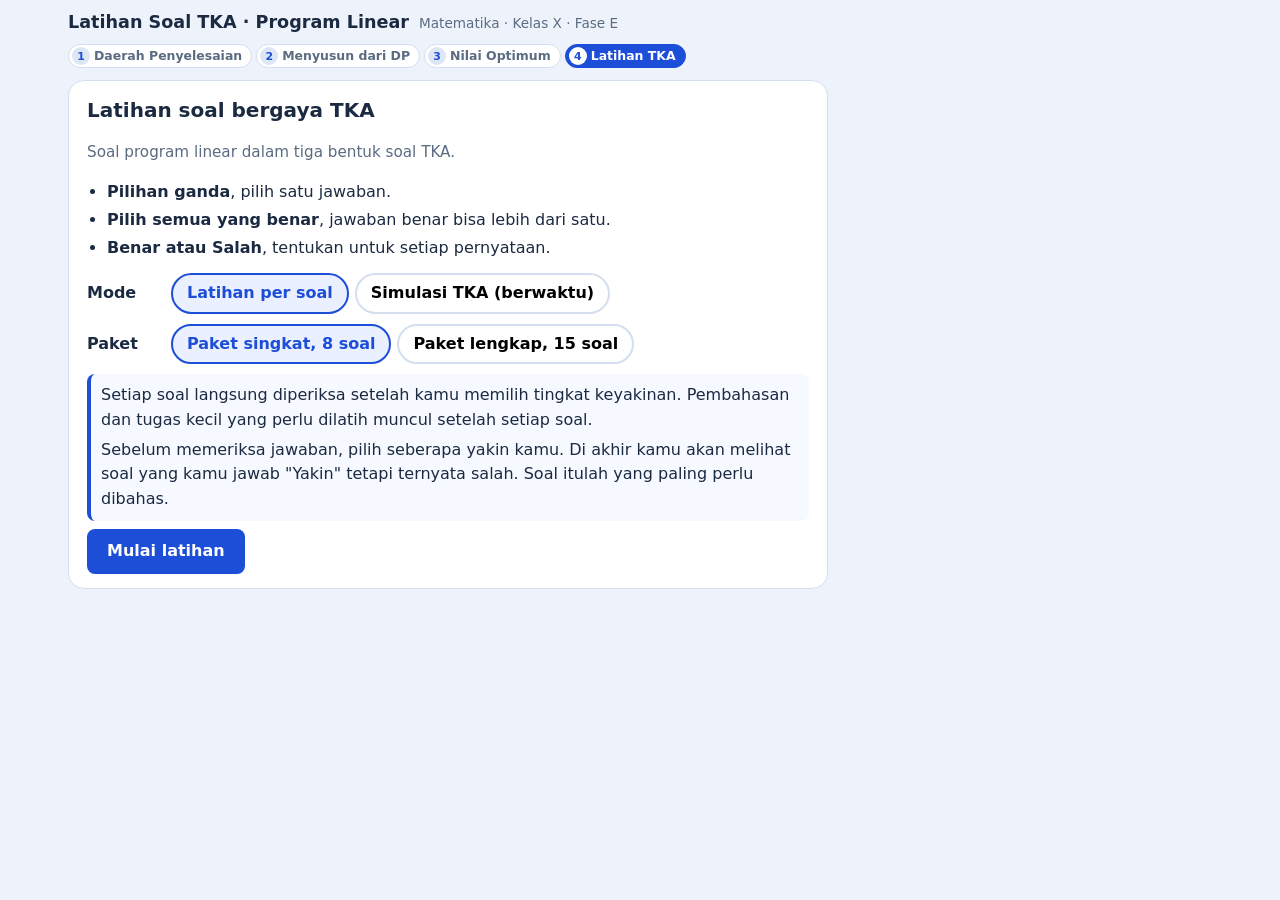
<file: tka.html>
<!DOCTYPE html>
<html lang="id">
<head>
<meta charset="utf-8">
<meta name="viewport" content="width=device-width, initial-scale=1">
<title>Latihan TKA · Program Linear</title>
<link rel="stylesheet" href="css/token.css?v=2026-11-12.1">
<link rel="stylesheet" href="css/gaya.css?v=2026-11-12.1">
<link rel="stylesheet" href="css/tka.css?v=2026-11-12.1">
</head>
<body data-halaman="tka" data-tahap="awal">
<div class="wrap">
  <header>
    <div>
      <h1>Latihan Soal TKA · Program Linear</h1>
      <p>Matematika · Kelas X · Fase E</p>
      <nav class="nav-materi" aria-label="Urutan materi">
        <a href="sistem-ptldv.html"><b>1</b>Daerah Penyelesaian</a>
        <a href="balik-ptldv.html"><b>2</b>Menyusun dari DP</a>
        <a href="index.html"><b>3</b>Nilai Optimum</a>
        <a href="tka.html" aria-current="page"><b>4</b>Latihan TKA</a>
      </nav>
    </div>
  </header>
  <main id="tka"></main>
</div>
<!-- Bank soal dulu, lalu mesin halaman. Tidak memakai server dan tidak memakai CORE. -->
<script src="js/tka-soal.js?v=2026-11-12.1"></script>
<script src="js/tka.js?v=2026-11-12.1"></script>
</body>
</html>
</file>
<file: css/token.css>
/* ==========================================================================
   token.css · TOKEN DESAIN BERSAMA
   Dimuat PERTAMA oleh keempat halaman (index, kuis, sistem-ptldv, balik-ptldv).
   Ubah warna, ukuran huruf, sudut, atau bayangan di sini, bukan di file lain.

   Pemakaian:
     warna dasar      var(--ink) teks · var(--mut) teks redup · var(--bg) latar halaman
                      var(--card) kartu · var(--line) garis tepi · var(--blue) aksi utama
     warna lembut     --blue-50 … --blue-200 (latar biru muda)
     umpan balik      --ok-*  benar · --bad-* salah · --info-* informasi · --hint-* petunjuk
                      (-bg latar, -line garis tepi, -ink teks)
     sorotan          --accent jingga untuk penunjuk Plus dan baris yang disorot
     huruf            --fs-xs … --fs-xl
     sudut            --r-s 8px · --r-m 12px · --r-l 16px · --r-pill bulat penuh
     jarak            --sp-1 4px · --sp-2 8px · --sp-3 12px · --sp-4 16px
     bayangan         --shadow-1 tombol/tab · --shadow-2 dialog
     fokus keyboard   --focus (warna cincin fokus)
   ========================================================================== */
:root{
  /* warna dasar (tidak berubah dari versi sebelumnya) */
  --ink:#1b2a41;
  --mut:#5b6b82;
  --ink-2:#44546a;   /* angka sumbu bidang koordinat */
  --bg:#eef3fb;
  --card:#fff;
  --line:#d5deee;
  --blue:#1d4ed8;
  --blue-700:#1e40af;  /* tombol utama saat disorot */
  --green:#15803d;
  --red:#b91c1c;
  --amber:#b45309;

  /* biru lembut */
  --blue-50:#f6f9ff;
  --blue-100:#eaf0ff;
  --blue-200:#dde6f5;

  /* umpan balik */
  --ok-bg:#ecfdf3;   --ok-line:#9be0b8;   --ok-ink:#14532d;  --ok-strong:#dcf5e6;
  --bad-bg:#fef2f2;  --bad-line:#f3b4b4;  --bad-ink:#7f1d1d; --bad-strong:#fee2e2;
  --info-bg:#eff6ff; --info-line:#b6d0fb; --info-ink:#1e3a8a;
  --hint-bg:#fff8e6; --hint-line:#f3dca0; --hint-hi:#fff3c4;
  --accent:#f59e0b;

  /* huruf */
  --fs-xs:.78rem;
  --fs-s:.85rem;
  --fs-m:.95rem;
  --fs-l:1.1rem;
  --fs-xl:1.25rem;

  /* sudut, jarak, bayangan */
  --r-s:8px;
  --r-m:12px;
  --r-l:16px;
  --r-pill:999px;
  --sp-1:4px;
  --sp-2:8px;
  --sp-3:12px;
  --sp-4:16px;
  --shadow-1:0 1px 3px rgba(27,42,65,.16);
  --shadow-2:0 12px 40px rgba(27,42,65,.25);
  --focus:#93c5fd;
}
/* teks khusus guru: tampil hanya bila alamat memuat ?guru */
html:not(.guru) .guru-saja,html:not(.guru) .exsrc{display:none}
</file>
<file: css/gaya.css>
/* ==========================================================================
   gaya.css · Program Linear: dari Contoh Kontekstual ke Nilai Optimum
   Urutan lapisan (yang lebih kanan menang):
     dasar → komponen → tata-letak → tab → mode
   - dasar      : warna (variabel), huruf, kepala halaman, tombol tab
   - komponen   : kartu, tombol, tabel, isian, maskot Plus, rumus
   - tata-letak : susunan kolom per tab dan tampilan ringkas di PC/laptop
   - tab        : aturan khusus isi tab Belajar (penjelasan, garis selidik) dan isian soal
   - mode       : perubahan yang hanya berlaku pada satu mode
   ========================================================================== */
@layer dasar, komponen, tata-letak, tab, mode;

@layer dasar {
*{box-sizing:border-box}
body{margin:0;font:17px/1.55 system-ui,-apple-system,"Segoe UI",Roboto,sans-serif;color:var(--ink);background:var(--bg)}
.wrap{max-width:1080px;margin:0 auto;padding:14px}
header{display:flex;flex-wrap:wrap;gap:10px;align-items:center;justify-content:space-between;margin-bottom:10px}
header h1{font-size:clamp(1.15rem,4.2vw,1.7rem);margin:0;line-height:1.25}
header p{margin:0;color:var(--mut);font-size:var(--fs-m)}
.tabs{display:flex;gap:6px;background:var(--blue-200);padding:4px;border-radius:var(--r-m)}
.tab{border:0;background:transparent;font:inherit;font-weight:600;padding:9px 14px;border-radius:var(--r-s);color:var(--mut);cursor:pointer;min-height:44px}
.tab.on{background:var(--card);color:var(--blue);box-shadow:0 1px 3px rgba(0,0,0,.15)}
[hidden]{display:none!important}
/* menu urutan materi (index.html, sistem-ptldv.html, balik-ptldv.html) */
.nav-materi{display:flex;flex-wrap:wrap;gap:6px;margin-top:6px}
.nav-materi a{display:inline-flex;align-items:center;gap:6px;min-height:36px;padding:3px 12px 3px 5px;border-radius:var(--r-pill);background:var(--card);border:1px solid var(--line);color:var(--mut);font-size:var(--fs-s);font-weight:600;line-height:1.2;text-decoration:none}
.nav-materi a b{display:inline-grid;place-items:center;flex:none;width:24px;height:24px;border-radius:50%;background:var(--blue-200);color:var(--blue);font-size:.75rem}
.nav-materi a:hover{border-color:var(--blue);color:var(--blue)}
.nav-materi a:focus-visible{outline:3px solid var(--focus);outline-offset:2px}
.nav-materi a[aria-current="page"]{background:var(--blue);border-color:var(--blue);color:var(--card);cursor:default}
.nav-materi a[aria-current="page"] b{background:var(--card)}
@media (min-width:860px) and (min-height:500px){
  .nav-materi{margin-top:0;gap:4px}
  .nav-materi a{min-height:24px;padding:1px 9px 1px 3px;font-size:var(--fs-xs);gap:4px}
  .nav-materi a b{width:18px;height:18px;font-size:.68rem}
}

}

@layer komponen {
.card{background:var(--card);border:1px solid var(--line);border-radius:var(--r-l);padding:16px;margin-bottom:12px}
.prob{display:flex;flex-wrap:wrap;gap:10px;align-items:center;justify-content:space-between}
.prob small{color:var(--mut);display:block}
.ineq{font-size:clamp(1.4rem,6vw,2rem);font-weight:700;letter-spacing:.02em}
.prob-actions{display:flex;gap:8px;flex-wrap:wrap}
ol.prog{list-style:none;display:flex;gap:4px;padding:0;margin:0 0 8px}
ol.prog li{flex:1;text-align:center;font-size:var(--fs-xs);color:var(--mut)}
ol.prog li span{display:grid;place-items:center;width:32px;height:32px;margin:0 auto 2px;border-radius:50%;background:var(--blue-200);font-weight:700;color:var(--mut)}
ol.prog li.cur span{background:var(--blue);color:var(--card)}
ol.prog li.cur{color:var(--blue);font-weight:700}
ol.prog li.done span{background:var(--green);color:var(--card)}
ol.prog em{font-style:normal;display:block}
.steptext{margin:0;font-size:var(--fs-m);color:var(--mut);text-align:center}
h2{font-size:var(--fs-xl);margin:0 0 8px}
.muted{color:var(--mut);font-size:var(--fs-m)}
.eq{display:inline-block;background:var(--blue-100);border-radius:var(--r-s);padding:0 8px;font-weight:700;white-space:nowrap}
.note{background:var(--blue-50);border-left:4px solid var(--blue);padding:8px 12px;border-radius:var(--r-s);margin:10px 0}
.note p{margin:.3em 0}
.rule{background:var(--hint-bg);border:1px solid var(--hint-line);border-radius:var(--r-s);padding:8px 12px;margin:10px 0;font-size:var(--fs-m)}
.chips{display:flex;flex-wrap:wrap;gap:8px;margin:8px 0}
.chip{font:inherit;font-weight:600;border:2px solid var(--line);background:var(--card);border-radius:var(--r-pill);padding:8px 14px;min-height:44px;cursor:pointer}
.chip.on{border-color:var(--blue);background:var(--blue-100);color:var(--blue)}
.btn{font:inherit;font-weight:700;border:2px solid var(--blue);background:var(--card);color:var(--blue);border-radius:var(--r-m);padding:10px 18px;min-height:48px;cursor:pointer}
.btn.primary{background:var(--blue);color:var(--card)}
.btn.ghost{border-color:var(--line);color:var(--ink)}
.btn:disabled,.segb:disabled{opacity:.55;cursor:default}
.row{display:flex;flex-wrap:wrap;gap:8px;margin-top:12px}
table.tbl{border-collapse:collapse;margin:10px 0;width:100%;max-width:360px}
.tbl th,.tbl td{border:1px solid var(--line);padding:8px;text-align:center;font-size:var(--fs-l)}
.tbl th{background:var(--blue-100)}
input.num{width:84px;font:inherit;font-size:var(--fs-l);text-align:center;padding:8px;border:2px solid var(--line);border-radius:var(--r-s);min-height:46px}
input.num.ok{border-color:var(--green);background:var(--ok-bg)}
input.num.bad{border-color:var(--red);background:var(--bad-bg)}
.xy{display:flex;align-items:center;gap:6px;flex-wrap:wrap;font-size:var(--fs-xl);margin:8px 0}
.xy input{width:76px}
.seg{display:flex;flex-wrap:wrap;gap:8px;margin:8px 0}
.segb{font:inherit;font-weight:700;display:flex;align-items:center;gap:8px;border:2px solid var(--line);background:var(--card);border-radius:var(--r-m);padding:10px 14px;min-height:48px;cursor:pointer;color:var(--ink)}
.segb.on{border-color:var(--blue);background:var(--blue-100);color:var(--blue)}
.state{font-weight:600;margin:.4em 0}
.hints{margin:10px 0 0;padding:8px 12px 8px 30px;background:var(--hint-bg);border:1px solid var(--hint-line);border-radius:var(--r-s);font-size:var(--fs-m)}
.hints[hidden],.fb[hidden]{display:none}
.hints li{margin:.25em 0}
.fb{margin-top:10px;padding:10px 12px;border-radius:var(--r-s);font-weight:500}
.fb.ok{background:var(--ok-bg);border:1px solid var(--ok-line);color:var(--ok-ink)}
.fb.bad{background:var(--bad-bg);border:1px solid var(--bad-line);color:var(--bad-ink)}
.fb.info{background:var(--info-bg);border:1px solid var(--info-line);color:var(--info-ink)}
.sub{background:var(--blue-50);border-radius:var(--r-m);padding:10px 12px;margin-top:10px}
.sub p{margin:.35em 0}
.calc{font-size:var(--fs-l);font-weight:600}
.okc{color:var(--green)}.badc{color:var(--red)}
ol.sum{padding-left:22px}
ol.sum li{margin:.5em 0}
.score{font-size:3rem;font-weight:800;color:var(--blue)}
.score small{font-size:var(--fs-xl);color:var(--mut)}
.plane svg{width:100%;height:auto;display:block;border-radius:var(--r-s);touch-action:manipulation;cursor:pointer;background:var(--card)}
.plane p{margin:6px 0 0;font-size:var(--fs-s);color:var(--mut);text-align:center}
.lbl{font:700 13px system-ui,sans-serif;paint-order:stroke;stroke:var(--card);stroke-width:4px;stroke-linejoin:round}
.tick{font:12px system-ui,sans-serif;fill:var(--ink-2);paint-order:stroke;stroke:var(--card);stroke-width:3px}
.plane svg.drag{touch-action:none;cursor:grab}
.relb{min-width:60px;padding:8px 12px;font-size:var(--fs-xl)}
.sys{display:flex;align-items:center;gap:8px}
.brace{font-size:3.2rem;font-weight:200;line-height:1;color:var(--mut);margin-right:2px}
.srows{display:flex;flex-direction:column;gap:2px}
.srow{display:flex;align-items:center;gap:8px;font-size:clamp(1.1rem,4.6vw,1.5rem);font-weight:700;padding:1px 10px;border-radius:var(--r-s)}
.srow i{width:12px;height:12px;border-radius:50%;flex:none}
.srow.cur{background:var(--blue-100)}
.mini{display:flex;flex-wrap:wrap;gap:6px;margin:0 0 10px}
.mini span{font-size:var(--fs-xs);padding:3px 10px;border-radius:var(--r-pill);background:var(--blue-200);color:var(--mut);font-weight:600}
.mini span.cur{background:var(--blue);color:var(--card)}
.mini span.dn{background:var(--ok-strong);color:var(--ok-ink)}
.sub small{color:var(--mut);font-weight:500}
.ask{margin:4px 0 8px;font-size:1rem}
.lvl{margin:10px 0}
.trow{border:1px solid var(--line);border-radius:var(--r-m);padding:10px 12px;margin:8px 0}
.trow.ok{background:var(--ok-bg);border-color:var(--ok-line)}
.trow.bad{background:var(--bad-bg);border-color:var(--bad-line)}
.trow .seg{margin:6px 0 0}
.trow p{margin:.3em 0}
.eqin{display:flex;flex-wrap:wrap;align-items:center;gap:8px;font-size:var(--fs-xl);margin:10px 0}
.eqin .num{width:84px}
/* Latihan dan Kuis: pratinjau "Persamaanmu" di samping isian koefisien */
.eqwrap{display:flex;flex-wrap:wrap;align-items:center;gap:4px 18px}
.eqwrap>.eqin{margin:10px 0}
.pratinjau{display:flex;flex-direction:column;gap:2px;min-width:150px;padding:6px 12px;border:1px dashed var(--line);border-radius:var(--r-s);background:var(--blue-50)}
.pratinjau small{font-size:var(--fs-xs);font-weight:700;color:var(--mut)}
.pratinjau .pr-isi{font-size:var(--fs-xl);color:var(--ink);white-space:nowrap}
.trow.ok .pratinjau{border-style:solid;border-color:var(--ok-line);background:var(--card)}
.relb.sel{background:var(--blue);color:var(--card)}
.relb:disabled.sel{opacity:.9}
input.num.vin{width:96px}

/* ===== Maskot Plus ===== */
:root{--plus-w:90px}
@media(min-width:860px){:root{--plus-w:120px}}
body:not(.plus-off) .wrap{padding-bottom:calc(var(--plus-w)*.93 + 36px)}
#plusWrap{position:fixed;right:8px;bottom:8px;z-index:50;display:flex;align-items:flex-end;gap:4px;pointer-events:none}
body.plus-off #plusWrap{display:none}
#plusBody{position:relative;width:var(--plus-w);flex:none}
#plusBody svg{width:100%;height:auto;display:block;overflow:visible}
#plusBubble{align-self:center;position:relative;max-width:min(190px,52vw);background:var(--card);color:var(--ink);border:2px solid var(--blue);border-radius:var(--r-m);padding:7px 11px;font-weight:700;font-size:var(--fs-s);line-height:1.3;box-shadow:0 2px 8px rgba(29,78,216,.18);opacity:0;visibility:hidden;transform:translateX(8px) scale(.92);transform-origin:right center;transition:opacity .25s,transform .25s,visibility 0s .25s}
#plusBubble.show{opacity:1;visibility:visible;transform:none;transition-delay:0s}
#plusBubble::after{content:"";position:absolute;right:-8px;top:50%;width:12px;height:12px;background:var(--card);border-right:2px solid var(--blue);border-top:2px solid var(--blue);transform:translateY(-50%) rotate(45deg)}
@media(min-width:860px){#plusBubble{max-width:240px;font-size:var(--fs-m)}}
#plusToggle{position:fixed;z-index:51;right:8px;bottom:calc(var(--plus-w)*.93 + 12px);min-height:32px;border-radius:var(--r-pill);border:1px solid var(--line);background:var(--card);color:var(--mut);font:600 var(--fs-xs)/1 system-ui,sans-serif;cursor:pointer;padding:0 12px;box-shadow:var(--shadow-1)}
#plusToggle:hover{color:var(--ink);border-color:var(--mut)}
body.plus-off #plusToggle{bottom:8px;min-height:44px;padding:0 16px;border:2px solid var(--blue);color:var(--blue);font-size:var(--fs-m)}
/* ekspresi */
#plusWrap .eyeH,#plusWrap .mH,#plusWrap .mS,#plusWrap .brow{display:none}
#plusWrap[data-mood=happy] .eye,#plusWrap[data-mood=happy] .mN,#plusWrap[data-mood=happy] .mS{display:none}
#plusWrap[data-mood=happy] .eyeH,#plusWrap[data-mood=happy] .mH{display:inline}
#plusWrap[data-mood=sad] .mN{display:none}
#plusWrap[data-mood=sad] .mS,#plusWrap[data-mood=sad] .brow{display:inline}
/* animasi */
#plusChar{transform-origin:70px 72px;animation:plusFloat 3.2s ease-in-out infinite}
#armL{transform-origin:30px 64px}
#armR{transform-origin:110px 64px}
.eye{transform-box:fill-box;transform-origin:center;animation:plusBlink 4.8s infinite}
#plusWrap[data-act=wave] #armR{animation:plusWave 2.2s ease-in-out 1}
#plusWrap[data-act=cheer] #plusChar{animation:plusJump 1s ease-out 1}
#plusWrap[data-act=cheer] #armL{animation:plusUpL 1.4s ease-in-out 1}
#plusWrap[data-act=cheer] #armR{animation:plusUpR 1.4s ease-in-out 1}
#plusWrap[data-act=shake] #plusChar{animation:plusShake 1.1s ease-in-out 1}
#plusWrap[data-act=point] #armL{animation:plusPoint 1.8s ease-in-out 1}
#plusWrap[data-act=spin] #plusChar{animation:plusSpin 1.1s ease-in-out 1}
#plusWrap[data-act=spin] #armL{animation:plusUpL 1.6s ease-in-out 1}
#plusWrap[data-act=spin] #armR{animation:plusUpR 1.6s ease-in-out 1}
@keyframes plusFloat{0%,100%{transform:translateY(0)}50%{transform:translateY(-5px)}}
@keyframes plusBlink{0%,92%,100%{transform:scaleY(1)}95%{transform:scaleY(.1)}}
@keyframes plusWave{0%{transform:rotate(0)}15%{transform:rotate(-100deg)}30%{transform:rotate(-124deg)}45%{transform:rotate(-96deg)}60%{transform:rotate(-124deg)}75%{transform:rotate(-96deg)}90%{transform:rotate(-100deg)}100%{transform:rotate(0)}}
@keyframes plusUpL{0%{transform:rotate(0)}20%,80%{transform:rotate(105deg)}100%{transform:rotate(0)}}
@keyframes plusUpR{0%{transform:rotate(0)}20%,80%{transform:rotate(-105deg)}100%{transform:rotate(0)}}
@keyframes plusPoint{0%{transform:rotate(0)}20%{transform:rotate(75deg)}35%{transform:rotate(66deg)}50%{transform:rotate(78deg)}65%{transform:rotate(66deg)}85%{transform:rotate(75deg)}100%{transform:rotate(0)}}
@keyframes plusJump{0%,100%{transform:translateY(0)}25%{transform:translateY(-22px)}50%{transform:translateY(0)}65%{transform:translateY(-9px)}80%{transform:translateY(0)}}
@keyframes plusShake{0%,100%{transform:rotate(0)}20%{transform:rotate(-5deg)}40%{transform:rotate(5deg)}60%{transform:rotate(-3deg)}80%{transform:rotate(3deg)}}
@keyframes plusSpin{0%{transform:translateY(0) rotate(0)}45%{transform:translateY(-16px) rotate(360deg)}100%{transform:translateY(0) rotate(360deg)}}
/* konfeti */
#plusConf{position:absolute;left:50%;top:45%;width:0;height:0;pointer-events:none}
#plusConf i{position:absolute;width:7px;height:10px;border-radius:2px;animation:plusConf 1.5s ease-out forwards}
@keyframes plusConf{0%{transform:translate(0,0) rotate(0);opacity:1}60%{transform:translate(var(--dx),var(--dy)) rotate(var(--rot));opacity:1}100%{transform:translate(var(--dx),calc(var(--dy) + 50px)) rotate(var(--rot));opacity:0}}
/* hormati prefers-reduced-motion: tanpa gerak, pose statis saja */
@media (prefers-reduced-motion:reduce){
  #plusChar,#armL,#armR,.eye,#plusConf i{animation:none!important}
  #plusBubble{transition:none!important}
  #plusWrap[data-act=wave] #armR,#plusWrap[data-act=cheer] #armR,#plusWrap[data-act=spin] #armR{transform:rotate(-105deg)}
  #plusWrap[data-act=cheer] #armL,#plusWrap[data-act=spin] #armL{transform:rotate(105deg)}
  #plusWrap[data-act=point] #armL{transform:rotate(75deg)}
}


.exbox{margin:8px 0;padding:8px 12px;border-radius:var(--r-s);border:1px solid var(--line);background:var(--blue-50)}
.exbox.why{border-color:var(--bad-line);background:var(--bad-bg)}
.exbox.fix{border-color:var(--ok-line);background:var(--ok-bg)}
table.ext{width:100%;border-collapse:collapse;font-size:var(--fs-m);margin:6px 0}
table.ext th,table.ext td{border:1px solid var(--line);padding:5px 8px;text-align:left;vertical-align:top}
table.ext th{background:var(--blue-100)}
.panel .exl .eq,.panel p.eq,.ans{white-space:normal;overflow-wrap:anywhere}
@media (max-height:559px){#exFloat .exfpos{display:none}}
/* ===== Rumus persamaan garis (KaTeX): hanya berlaku setelah rumus dirender ===== */
[data-tex]>.katex{font-size:1.1em;line-height:1.2;white-space:nowrap}
.eq[data-tex]:has(>.katex){max-width:100%;overflow-x:auto;overflow-y:hidden;vertical-align:middle;padding-top:3px;padding-bottom:3px;-webkit-overflow-scrolling:touch}
span[data-tex]:not(.eq):has(>.katex){display:inline-block;max-width:100%;overflow-x:auto;overflow-y:hidden;vertical-align:middle;padding:2px 0}
.panel p.eq[data-tex]:has(>.katex){white-space:nowrap}
.sol:has(.katex){min-height:44px}

/* ===== Komponen baku (revisi 2026-11-12): fokus keyboard, sorot, form, pemilih bagian ===== */
:is(.btn,.chip,.segb,.sol,.tab,.relb,.btn-saran,#plusToggle,select,input,textarea,summary,a):focus-visible{outline:3px solid var(--focus);outline-offset:2px}
.btn:not(:disabled):hover{background:var(--blue-50)}
.btn.primary:not(:disabled):hover{background:var(--blue-700)}
.btn.ghost:not(:disabled):hover{border-color:var(--mut)}
.chip:not(:disabled):not(.on):hover,.segb:not(:disabled):not(.on):hover{border-color:var(--blue)}
/* pemilih bagian di tab Belajar: sama di ketiga halaman materi */
.exhd{display:flex;gap:6px 10px;align-items:center;flex-wrap:wrap;margin-bottom:4px}
.exhd select{flex:1 1 240px;min-width:0;max-width:100%;font:inherit;font-size:var(--fs-m);padding:6px 10px;border:2px solid var(--line);border-radius:var(--r-s);background:var(--card);color:var(--ink);min-height:44px;cursor:pointer}
.exhd select:hover{border-color:var(--blue)}
.exhd>small{flex:none;white-space:nowrap;color:var(--mut);font-size:var(--fs-xs)}
/* form masuk kuis */
.form{display:grid;gap:10px;margin:12px 0}
.form label{display:block;font-weight:600}
.form label small{font-weight:400;color:var(--mut)}
.form input{display:block;width:100%;font:inherit;font-size:var(--fs-l);padding:10px 12px;border:2px solid var(--line);border-radius:var(--r-s);min-height:46px;margin-top:4px;background:var(--card);color:var(--ink)}
.form input:focus{border-color:var(--blue)}
.form input::placeholder{color:var(--mut);opacity:.75}
.form .two{display:grid;grid-template-columns:1fr 1fr;gap:10px}
@media(max-width:420px){.form .two{grid-template-columns:1fr}}
/* tabel lebar (mis. ringkasan contoh kontekstual) muat di ponsel */
@media(max-width:520px){table.ext th,table.ext td{padding:4px 6px;font-size:var(--fs-s);hyphens:auto}}
@media(max-width:400px){table.ext th,table.ext td{padding:3px 4px;font-size:var(--fs-xs)}}
/* tombol sembunyikan Plus: target sentuh cukup besar di layar sentuh */
@media(pointer:coarse){#plusToggle{min-height:40px}}
/* tautan kembali di kuis.html */
.nav-materi a.kembali{padding:3px 12px}
}

@layer tata-letak {
.layout{display:grid;grid-template-columns:1fr;gap:12px}
@media(min-width:860px){.layout{grid-template-columns:minmax(340px,1fr) minmax(380px,520px);align-items:start}.plane{position:sticky;top:10px}}
@media (max-width:859px){.layout>*{min-width:0}}
/* ===== Tampilan ringkas PC/laptop: satu layar, tanpa gulir halaman ===== */
@media (min-width:860px) and (min-height:500px){
  body{--res:calc(var(--plus-w)*.93 + 50px);--ps:clamp(300px,min(calc(100vh - 120px - var(--res)),calc(100vw - 480px)),640px)}
  body.plus-off{--res:0px}
  html,body{height:100%}
  body{overflow:hidden;font-size:15px;line-height:1.45}
  body .wrap,body:not(.plus-off) .wrap{height:100vh;max-width:1320px;padding:8px 14px;display:flex;flex-direction:column}
  header{margin:0 0 6px;gap:6px}
  header>div{display:flex;align-items:baseline;gap:10px;flex-wrap:wrap}
  header h1{font-size:var(--fs-l)}
  header p{font-size:var(--fs-s)}
  .tabs{padding:3px}
  .tab{min-height:34px;padding:4px 12px}
  main{flex:1;min-height:0}
  /* setiap tab: kolom kiri (kartu, progres, panel) dan kolom kanan (bidang) */
  .tab-view{height:100%;display:grid;grid-template-columns:minmax(0,1fr) auto;grid-template-rows:auto auto minmax(0,1fr);column-gap:12px}
  .tab-view>.kartu{grid-column:1;grid-row:1}
  .tab-view>.progres{grid-column:1;grid-row:2}
  .tab-view .layout{display:contents}
  .tab-view .panel{grid-column:1;grid-row:3;overflow:auto;min-height:0;margin-bottom:0}
  .tab-view .plane{grid-column:2;grid-row:1/4;align-self:start;position:static;padding:8px;margin:0}
  .plane svg{width:var(--ps);height:var(--ps)}
  .plane p{display:none}
  .card{padding:10px 14px;margin-bottom:6px;border-radius:var(--r-m)}
  .prob{flex-wrap:nowrap;gap:12px;align-items:center}
  .prob>div:first-child{flex:1;min-width:0}
  .prob-actions{flex-direction:column;gap:4px}
  .prob-actions .btn{min-height:32px;padding:3px 10px;font-size:var(--fs-s);border-radius:var(--r-s)}
  .progres{padding:4px 10px}
  ol.prog{margin:0}
  ol.prog li{font-size:.72rem}
  ol.prog li span{width:24px;height:24px;font-size:var(--fs-xs)}
  .steptext{display:none}
  .panel h2{font-size:var(--fs-l);margin:0 0 2px}
  .panel p{margin:.25em 0}
  .btn{min-height:38px;padding:5px 14px;border-radius:var(--r-s)}
  .chip{min-height:32px;padding:3px 12px}
  .segb{min-height:36px;padding:2px 12px}
  .relb{min-width:48px;min-height:34px;padding:2px 10px;font-size:var(--fs-l)}
  input.num{min-height:38px;padding:4px;font-size:var(--fs-l)}
  input.num.vin{width:84px}
  .eqin .num{width:72px}
  .row{margin-top:8px}
  .note{margin:6px 0;padding:4px 10px}
  .rule{margin:6px 0;padding:5px 10px;font-size:var(--fs-m)}
  .chips{margin:4px 0;gap:6px}
  .lvl{margin:4px 0;display:flex;align-items:center;gap:10px}
  .lvl>b{flex:0 0 150px}
  .lvl .chips{margin:0}
  .mini{margin:0 0 6px}
  .hints{margin:4px 0 0;padding:5px 10px 5px 26px;font-size:var(--fs-s)}
  .fb{margin-top:6px;padding:5px 10px;line-height:1.35}
  .trow{padding:6px 10px;margin:4px 0}
  .eqin,.xy{margin:6px 0;font-size:var(--fs-l)}
  .seg{margin:6px 0}
  .calc{font-size:1rem}
  .score{font-size:2.4rem}
  ol.sum li{margin:.3em 0}
  .trow:has(.seg),.trow:has(.opb){display:flex;align-items:center;justify-content:space-between;gap:6px 14px;flex-wrap:wrap}
  .trow:has(.seg)>.seg{margin:0}
  .trow:has(.opb)>p{margin:0;font-size:var(--fs-s)}
}
@media (min-width:860px) and (max-height:720px){:root{--plus-w:100px}}
}

@layer tab {
.whereBox{margin-top:6px}
#whereTxt{display:block;margin-top:4px;font-weight:600}
#plusFx{position:fixed;left:0;top:0;width:100vw;height:100vh;z-index:49;pointer-events:none;overflow:visible}
#plusFx .ring{fill:rgba(245,158,11,.14);stroke:var(--accent);stroke-width:4;animation:fxPulse 1.4s ease-in-out infinite}
@keyframes fxPulse{50%{stroke-opacity:.45}}
#plusFx .beam{stroke:var(--accent);stroke-width:3;stroke-dasharray:7 6;fill:none;marker-end:url(#fxArr)}
#plusWrap.go{transition:transform .65s cubic-bezier(.4,0,.2,1)}
#plusWrap[data-side=r]{flex-direction:row-reverse}
#plusWrap[data-side=r] #plusBubble{transform-origin:left center}
#plusWrap[data-side=r] #plusBubble::after{right:auto;left:-8px;border-right:0;border-top:0;border-left:2px solid var(--blue);border-bottom:2px solid var(--blue)}
@media(prefers-reduced-motion:reduce){#plusWrap.go{transition:none!important}#plusFx .ring{animation:none}}

/* ===== Tab Belajar: tombol Sebelumnya / Berikutnya / Ulangi melayang di perangkat kecil ===== */
#exFloat{display:contents}
#exFloat .exfpos{display:none}
@media not all and (min-width:860px) and (min-height:500px){
  .exempty{margin:0;padding:0;height:0;min-height:0;border:0}
  body.ex-bar:not(.plus-off) .wrap{padding-bottom:calc(var(--plus-w)*.93 + 36px + var(--exbar-h,0px))}
  body.ex-bar.plus-off .wrap{padding-bottom:calc(64px + var(--exbar-h,0px))}
  body.ex-bar #plusWrap{bottom:calc(8px + var(--exbar-h,0px))}
  body.ex-bar #plusToggle{bottom:calc(var(--plus-w)*.93 + 12px + var(--exbar-h,0px))}
  body.ex-bar.plus-off #plusToggle{bottom:calc(8px + var(--exbar-h,0px))}
  #exFloat{position:fixed;left:0;right:0;bottom:0;z-index:48;display:grid;grid-template-columns:minmax(0,1fr) minmax(0,1.1fr) auto;grid-template-areas:"pos pos pos" "prev next again";gap:4px 8px;align-items:stretch;padding:6px 10px calc(8px + env(safe-area-inset-bottom,0px));background:rgba(255,255,255,.98);border-top:1px solid var(--line);box-shadow:0 -4px 14px rgba(27,42,65,.16)}
  #exFloat .exfpos{grid-area:pos;display:block;text-align:center;font-size:var(--fs-xs);line-height:1.1;color:var(--mut)}
  #exFloat #exPrev{grid-area:prev}
  #exFloat #exNext{grid-area:next}
  #exFloat #exAgain{grid-area:again}
  #exFloat .btn{min-height:48px;min-width:48px;margin:0;padding:6px 10px;font-size:var(--fs-m);white-space:nowrap;touch-action:manipulation}
}
@media (max-width:379px){#exFloat .btn{padding:6px 7px;font-size:var(--fs-s)}}
@media (max-width:339px){#exFloat{gap:4px 6px;padding-left:6px;padding-right:6px}#exFloat .btn{padding:6px 4px;font-size:var(--fs-xs)}}
/* kolom tunggal tidak boleh melebar oleh isi (menu topik) di layar sempit */
@media (max-width:859px){.layout>*{min-width:0}}
@media (max-width:359px){.panel table td,.panel table th{padding:4px 5px;font-size:var(--fs-s);overflow-wrap:anywhere}}
/* tiga tab (Belajar, Latihan Mandiri, Kuis) harus muat di layar sempit */
@media (max-width:359px){.tabs{max-width:100%}.tab{padding:9px 8px;font-size:var(--fs-s)}}
@media (max-width:429px){#exFloat :is(#exAgain,[data-aksi="ulangi"]) .lb{display:none}}

/* ===== Tambahan untuk media Program Linear ===== */
h3{font-size:1.02rem;margin:10px 0 4px}
.dd{display:grid;grid-template-columns:1fr 1fr;gap:8px}
@media(max-width:520px){.dd{grid-template-columns:1fr}}
.dd .exbox{margin:4px 0}
.exstep{margin:6px 0;padding:6px 10px;border-left:4px solid var(--blue);background:var(--blue-50);border-radius:var(--r-s)}
.exbox ul.exl,.exbox ol.exl{margin:4px 0}
table.elim{border-collapse:collapse;margin:6px 0;font-weight:600}
table.elim td{padding:1px 8px;text-align:right;white-space:nowrap}
table.elim td:first-child{text-align:center;color:var(--mut);width:18px}
table.elim tr.hasil td:nth-child(2){border-top:2px solid var(--ink)}
.tscroll{max-width:100%;overflow-x:auto;-webkit-overflow-scrolling:touch}
table.ext tr.tpt{cursor:pointer}
table.ext tr.tpt:hover td{background:var(--blue-50)}
table.ext tr.tpt.hit td{background:var(--hint-hi)}
details{margin-top:6px}
details summary{cursor:pointer;font-weight:700;color:var(--blue);min-height:32px;display:flex;align-items:center}
.gsbox{margin:8px 0;padding:8px 12px;border:1px solid var(--hint-line);background:var(--hint-bg);border-radius:var(--r-s)}
.gsbox label{display:block}
input.gsr{width:100%;min-height:36px;accent-color:var(--accent)}
.nrow{display:flex;flex-wrap:wrap;align-items:center;justify-content:space-between;gap:6px 12px}
.nin{white-space:nowrap;font-weight:700}
input.num.rpin{width:150px}
table.ftbl{max-width:420px}
table.ftbl td:first-child{font-weight:600;font-size:1rem}
table.ftbl tr.ok td{background:var(--ok-bg)}
table.ftbl tr.bad td{background:var(--bad-bg)}
.sols .sol.on{border-color:var(--blue);background:var(--blue-100);color:var(--blue)}
.sols .sol:disabled{cursor:default}
.trow.bad .sol.on{border-color:var(--red);background:var(--bad-strong);color:var(--bad-ink)}
.chk{display:flex;gap:10px;align-items:flex-start;margin:6px 0;min-height:32px;cursor:pointer}
.chk input{width:20px;height:20px;margin-top:3px;flex:none}
table.rinci{max-width:420px}
table.rinci td,table.rinci th{font-size:var(--fs-m);text-align:left}
.plane svg.pickable{cursor:crosshair}
.eqin i{font-family:Georgia,serif}
.ask{max-height:9.5em;overflow:auto}
@media (min-width:860px) and (min-height:500px){
  .ask{max-height:6.2em}
  
  .sys{display:none}
  .exstep{margin:4px 0;padding:4px 10px}
  .dd{gap:6px}
  .gsbox{margin:6px 0;padding:4px 10px}
  .nrow{font-size:var(--fs-m)}
}
@media (min-width:860px) and (min-height:500px){
  .panel #exNav{position:sticky;bottom:-10px;margin:6px -14px -10px;padding:6px 14px 8px;background:rgba(255,255,255,.97);border-top:1px solid var(--line);z-index:3}
}
table.txy{width:auto;max-width:100%;margin:6px 0;border-collapse:collapse}
table.txy caption{font-weight:700;text-align:left;font-size:var(--fs-m);padding:0 0 2px}
table.txy th,table.txy td{min-width:52px;padding:4px 10px;text-align:center}
table.txy th{background:var(--blue-100)}
table.txy input.num{width:76px}
.dd table.txy{margin:2px 0}
.lkh{display:inline-block;background:var(--blue);color:var(--card);border-radius:var(--r-s);padding:0 7px;font-size:.85em;margin-right:4px}

}

@layer mode {
/* ===== Lapisan MODE: perubahan yang hanya berlaku pada satu mode =====
   <body data-mode="belajar|latihan|kuis"> diatur oleh main.js.
   Tab Kuis juga memakai <section id="tab-kuis" data-tahap="masuk|kerja|hasil">,
   tab Latihan memakai data-tahap="intro|kerja|selesai".
   Tambahkan aturan baru di sini; lapisan ini selalu menang atas lapisan lain. */

/* Kuis: kartu soal dan progres hanya tampil saat mengerjakan */
#tab-kuis:not([data-tahap="kerja"]) :is(.kartu,.progres){display:none}
/* Kuis: bidang koordinat baru tampil saat mengerjakan; panel masuk tidak terlalu lebar */
#tab-kuis:not([data-tahap="kerja"]) .plane{display:none}
#tab-kuis:not([data-tahap="kerja"]) .panel{max-width:760px;width:100%;align-self:start}
/* Latihan: tombol "Ulangi" di kartu soal tidak berguna sebelum mulai */
#tab-latihan[data-tahap="intro"] .kartu :is([data-aksi="ulangi"],[data-aksi="acak"]){display:none}
/* Halaman materi (index.html) tidak menautkan ke kuis.html: guru membagikan tautan kuis sendiri.
   Hapus baris di bawah ini bila tombol "Kuis ➜" di Latihan Mandiri ingin ditampilkan lagi. */
body[data-halaman="materi"] [data-aksi="ke-kuis"]{display:none}
/* Kuis: tanda kecil bahwa jawaban dinilai (warna aksen kuning) */
body[data-mode="kuis"] .tab-view .kartu{border-left:4px solid var(--amber)}

/* Contoh lain (aktifkan dengan menghapus tanda komentar):
body[data-mode="belajar"] .plane{background:var(--blue-50)}
body[data-mode="latihan"] .hints{font-size:1rem}
body[data-mode="kuis"] #plusWrap{display:none}
*/
}

/* ---------- Pembahasan saat "🔑 Lihat jawaban" (tab Latihan) ----------
   Tempel di bagian paling bawah css/gaya.css. */
.fb.kunci .kb-judul{font-weight:700;margin:.75rem 0 .3rem}
.fb.kunci .kb-judul:first-child{margin-top:0}
.fb.kunci .kb-gulir{overflow-x:auto;max-width:100%}
.fb.kunci .kb-tbl{border-collapse:collapse;margin:.2rem 0 .4rem}
.fb.kunci .kb-tbl th,.fb.kunci .kb-tbl td{text-align:left;vertical-align:top;padding:.3rem .55rem}
.fb.kunci .kb-xy{border-collapse:collapse;margin:.2rem 0 .4rem}
.fb.kunci .kb-xy th,.fb.kunci .kb-xy td{text-align:center;padding:.3rem .7rem}
.fb.kunci .kb-benar{color:var(--green);font-weight:700}
.fb.kunci .kb-salah{color:var(--red);text-decoration:line-through;text-decoration-thickness:2px}
.fb.kunci ul,.fb.kunci ol{margin:.2rem 0 .4rem 1.25rem;padding:0}
.fb.kunci li{margin:.25rem 0;line-height:1.5}
.fb.kunci .kb-tutup{margin:.6rem 0 0;font-style:italic}
/* ---------- memperbaiki tampilan tabel ----------
   Tempel di bagian paling bawah css/gaya.css. */
.hints li.rinci{border-left:3px solid var(--accent);padding-left:.5em}
.hints .xy-hint{margin:.35em 0}
.hints .xy-mini{display:inline-table;margin:.25em 0 0 .5em;font-size:.9em}
.hints li.lama summary{cursor:pointer;color:var(--mut);font-size:.92em;list-style-position:inside}
.hints li.lama .isi{margin:.3em 0 .2em 1.2em}

/* chip yang tidak tersedia (mis. LOTS untuk Tipe 2 di Latihan) */
.chip:disabled{opacity:.4;cursor:not-allowed}

/* Latihan: penyelesaian bertahap (rumus dua titik, substitusi, eliminasi) setelah benar / lihat jawaban */
.penyelesaian{margin:10px 0 0;padding:8px 12px;border:1px solid var(--info-line);border-left:4px solid var(--blue);border-radius:var(--r-s);background:var(--blue-50)}
.penyelesaian>b{display:block;margin-bottom:2px}
.py-blok{margin:.45em 0 0}
.py-blok>p{margin:0 0 .2em;font-size:var(--fs-m);font-weight:600;color:var(--mut)}
.py-tex{overflow-x:auto;overflow-y:hidden;-webkit-overflow-scrolling:touch;padding:2px 0;line-height:1.6}
.py-tex>.katex{white-space:nowrap}

/* ---------- Kritik & Saran (tombol di samping tab Latihan Mandiri) ---------- */
.btn-saran{display:inline-flex;align-items:center;gap:6px;min-height:36px;padding:3px 12px;border-radius:var(--r-pill);border:1px solid var(--line);background:var(--card);color:var(--ink);font:inherit;font-size:var(--fs-s);font-weight:600;cursor:pointer}
.btn-saran:hover{border-color:var(--blue);color:var(--blue)}
@media (min-width:860px) and (min-height:500px){.btn-saran{min-height:24px;padding:1px 10px;font-size:var(--fs-xs)}}
.dlg-saran{width:min(520px,calc(100vw - 24px));max-height:calc(100vh - 24px);border:1px solid var(--line);border-radius:var(--r-l);padding:0;color:var(--ink);background:var(--card);box-shadow:0 12px 40px rgba(0,0,0,.25)}
.dlg-saran::backdrop{background:rgba(15,23,42,.45)}
.saran-form{display:flex;flex-direction:column;gap:6px;padding:16px 18px}
.saran-form h2{margin:0 0 2px;font-size:var(--fs-xl)}
.saran-form p{margin:0 0 4px}
.saran-form label{margin-top:6px}
.saran-form input[type=text],.saran-form textarea{font:inherit;width:100%;box-sizing:border-box;padding:10px 12px;border:2px solid var(--line);border-radius:var(--r-s);background:var(--card);color:var(--ink)}
.saran-form textarea{resize:vertical;min-height:120px}
.saran-form input:focus,.saran-form textarea:focus{outline:none;border-color:var(--blue)}
.saran-sisa{font-size:var(--fs-s);text-align:right;min-height:1em}
.saran-hp{position:absolute;left:-9999px;width:1px;height:1px;opacity:0}
.saran-status{padding:8px 12px;border-radius:var(--r-s);background:var(--blue-50);font-weight:600}
.saran-status.ok{background:var(--ok-bg);color:var(--green)}
.saran-status.bad{background:var(--bad-bg);color:var(--red)}
.saran-aksi{justify-content:flex-end;gap:8px;margin-top:6px}
.saran-uji{font-size:var(--fs-s);margin-top:4px}
.note ul.poin{margin:0;padding-left:20px}
.note ul.poin li{margin:.2em 0}
/* Latihan tanpa bantuan: petunjuk dan 'Di mana salahku?' disembunyikan */
body.tanpa-bantuan :is([data-aksi="petunjuk"],[data-aksi="dimana"],#bHint,#bWhere,.whereBox,#whereTxt){display:none!important}
</file>
<file: css/tka.css>
/* ==========================================================================
   tka.css · halaman Latihan TKA (tka.html)
   Memakai token dari css/token.css dan komponen dari css/gaya.css
   (kartu, tombol, chip, catatan, umpan balik). File ini tidak berlapis (@layer),
   jadi aturannya menang atas gaya.css.
   ========================================================================== */
/* halaman ini boleh digulir di PC (gaya.css mengunci tinggi layar untuk halaman materi) */
@media (min-width:860px) and (min-height:500px){
  html,body{height:auto}
  body[data-halaman="tka"]{overflow:auto;font-size:16px;line-height:1.55}
  body[data-halaman="tka"] .wrap{height:auto;display:block;max-width:1180px;padding:12px 18px 40px}
  body[data-halaman="tka"] header{margin-bottom:12px}
  body[data-halaman="tka"] .card{padding:14px 18px;margin-bottom:12px;border-radius:var(--r-l)}
  body[data-halaman="tka"] .btn{min-height:44px;padding:8px 18px}
  body[data-halaman="tka"] .chip{min-height:40px;padding:6px 14px}
}
body[data-halaman="tka"] .wrap{padding-bottom:40px}
.tka-awal{max-width:760px}
.tka-awal h2{margin-bottom:2px}
.tka-bentuk{margin:8px 0 12px;padding-left:20px}
.tka-bentuk li{margin:.2em 0}
.tka-awal .lvl{display:flex;flex-wrap:wrap;align-items:center;gap:6px 12px;margin:10px 0}
.tka-awal .lvl>b{flex:0 0 72px}
.tka-awal .lvl .chips{margin:0}

/* bar nomor soal dan waktu */
.tka-bar{display:flex;flex-wrap:wrap;align-items:center;justify-content:space-between;gap:10px 16px}
@media (min-width:860px){.tka-bar{position:sticky;top:0;z-index:5}}
@media (max-width:520px){.tka-nomor .nomor{width:36px;height:36px}}
.tka-info{display:flex;flex-wrap:wrap;align-items:center;gap:6px 12px}
.tag{display:inline-block;padding:2px 10px;border-radius:var(--r-pill);background:var(--blue-100);color:var(--blue);font-size:var(--fs-xs);font-weight:700}
.tka-waktu{font-weight:700;font-variant-numeric:tabular-nums;color:var(--ink)}
.tka-waktu.mepet{color:var(--red)}
.tka-nomor{display:flex;flex-wrap:wrap;gap:6px}
.tka-nomor .nomor{position:relative;width:40px;height:40px;border-radius:var(--r-s);border:2px solid var(--line);background:var(--card);color:var(--ink);font:inherit;font-weight:700;cursor:pointer;font-variant-numeric:tabular-nums}
.tka-nomor .nomor.isi{background:var(--blue-100);border-color:var(--blue-100)}
.tka-nomor .nomor.benar{background:var(--ok-bg);border-color:var(--ok-line);color:var(--ok-ink)}
.tka-nomor .nomor.salah{background:var(--bad-bg);border-color:var(--bad-line);color:var(--bad-ink)}
.tka-nomor .nomor.kini{border-color:var(--blue);box-shadow:0 0 0 1px var(--blue)}
.tka-nomor .nomor.ragu::after{content:"";position:absolute;top:-4px;right:-4px;width:12px;height:12px;border-radius:50%;background:var(--accent);border:2px solid var(--card)}
.tka-nomor .nomor:focus-visible{outline:3px solid var(--focus);outline-offset:2px}

/* stimulus dan soal: berdampingan di layar lebar (seperti tampilan TKA) */
.tka-isi{display:grid;gap:12px}
@media (min-width:960px){
  .tka-isi.bergrup{grid-template-columns:minmax(0,1fr) minmax(0,1.15fr);align-items:start}
  .tka-isi.bergrup .tka-stimulus{position:sticky;top:96px;max-height:calc(100vh - 110px);overflow:auto}
  .tka-isi:not(.bergrup) .tka-soal{max-width:820px}
}
.tka-isi .card{margin-bottom:0}
.tka-stimulus h3{margin:0;display:inline}
.tka-stimulus summary{cursor:pointer;display:block;list-style:none}
.tka-stimulus summary::-webkit-details-marker{display:none}
.tka-stimulus summary::after{content:"Tampilkan bacaan ▾";display:block;margin-top:2px;font-size:var(--fs-s);font-weight:700;color:var(--blue)}
.tka-stimulus[open] summary::after{content:"Sembunyikan bacaan ▴"}
.tka-stimulus summary .muted{display:block;font-size:var(--fs-s)}
.tka-stimulus p{max-width:68ch}
.tka-dp{display:block;width:100%;max-width:320px;margin:8px auto 0}
.tka-dp .kisi{stroke:var(--line);stroke-width:1}
.tka-dp .sumbu{stroke:var(--ink);stroke-width:1.6}
.tka-dp .batas{stroke:var(--blue);stroke-width:2.2}
.tka-dp .angka{font:11px system-ui,sans-serif;fill:var(--ink-2)}
.tka-dp .lbs{font:italic 700 13px system-ui,sans-serif;fill:var(--ink)}
.tka-dp .lbg{font:700 12px system-ui,sans-serif;fill:var(--blue);paint-order:stroke;stroke:var(--card);stroke-width:3px}

.tka-tanya{margin:0 0 6px;font-size:var(--fs-l);max-width:70ch}
.tka-petunjuk{margin:0 0 10px;color:var(--mut);font-size:var(--fs-s);font-weight:600}
/* pilihan jawaban: label utuh dapat diketuk */
.tka-opsi{display:grid;gap:8px}
.tka-opsi .sol{display:flex;align-items:flex-start;gap:10px;min-height:48px;padding:10px 12px;cursor:pointer;border:2px solid var(--line);border-radius:var(--r-s);background:var(--card);color:var(--ink);text-align:left}
.tka-opsi .sol:hover{border-color:var(--blue)}
.tka-opsi .sol.on{border-color:var(--blue);background:var(--blue-100)}
.tka-opsi .sol input{width:20px;height:20px;margin:2px 0 0;flex:none;accent-color:var(--blue)}
.tka-opsi .sol .huruf{flex:none;width:1.4em;color:var(--mut)}
.tka-opsi .sol:has(input:focus-visible){outline:3px solid var(--focus);outline-offset:2px}
.tka-opsi .sol.kunci{border-color:var(--ok-line);background:var(--ok-bg)}
.tka-opsi .sol.keliru{border-color:var(--bad-line);background:var(--bad-bg)}
.tka-opsi .sol:has(input:disabled){cursor:default}
/* tabel Benar/Salah */
.tka-kat{width:100%;border-collapse:collapse;margin:4px 0}
.tka-kat th,.tka-kat td{border:1px solid var(--line);padding:8px 10px;text-align:left;vertical-align:middle}
.tka-kat th{background:var(--blue-100);font-size:var(--fs-s)}
.tka-kat th:not(:first-child),.tka-kat td.pilih{width:78px;text-align:center}
.tka-kat td.pilih label{display:grid;place-items:center;min-height:44px;cursor:pointer}
.tka-kat td.pilih input{width:22px;height:22px;accent-color:var(--blue);cursor:pointer}
.tka-kat tr.ok td{background:var(--ok-bg)}
.tka-kat tr.bad td{background:var(--bad-bg)}
@media (max-width:520px){.tka-kat th,.tka-kat td{padding:6px;font-size:var(--fs-s)}.tka-kat th:not(:first-child),.tka-kat td.pilih{width:58px}}
.sr{position:absolute;width:1px;height:1px;overflow:hidden;clip:rect(0 0 0 0);white-space:nowrap}
/* keyakinan */
.tka-yakin{border:0;margin:12px 0 0;padding:0}
.tka-yakin legend{font-weight:700;font-size:var(--fs-m);padding:0;margin-bottom:2px}
.tka-yakin .chips{margin:4px 0 0}
.tka-yakin:disabled .chip{opacity:.7;cursor:default}
.tka-aksi{align-items:center}
.tka-tunggu{font-size:var(--fs-s)}
.btn.ghost.on{border-color:var(--accent);background:var(--hint-bg)}
.tka-umpan .penyelesaian p{margin:.3em 0}
.tka-tugas{display:flex;flex-wrap:wrap;gap:6px;align-items:center;font-size:var(--fs-s)}
.tka-tugas .tag{background:var(--hint-bg);color:var(--amber);border:1px solid var(--hint-line)}

/* hasil */
.tka-hasil{max-width:860px}
.tka-skor{display:grid;grid-template-columns:repeat(auto-fit,minmax(220px,1fr));gap:12px;margin:8px 0 4px}
.tka-skor>div{border:1px solid var(--line);border-radius:var(--r-m);padding:10px 14px;background:var(--blue-50)}
.tka-skor p{margin:2px 0 0}
.tka-skor .score{font-size:2.4rem;line-height:1.1;font-variant-numeric:tabular-nums}
.tka-latih{padding-left:20px}
.tka-latih li{margin:.4em 0}
.tka-bahas{border:1px solid var(--line);border-radius:var(--r-m);padding:6px 12px;margin:6px 0;background:var(--card)}
.tka-bahas[open]{background:var(--blue-50)}
.tka-bahas summary{font-weight:700;color:var(--ink)}
.tka-bahas p{margin:.4em 0;max-width:72ch}
</file>
